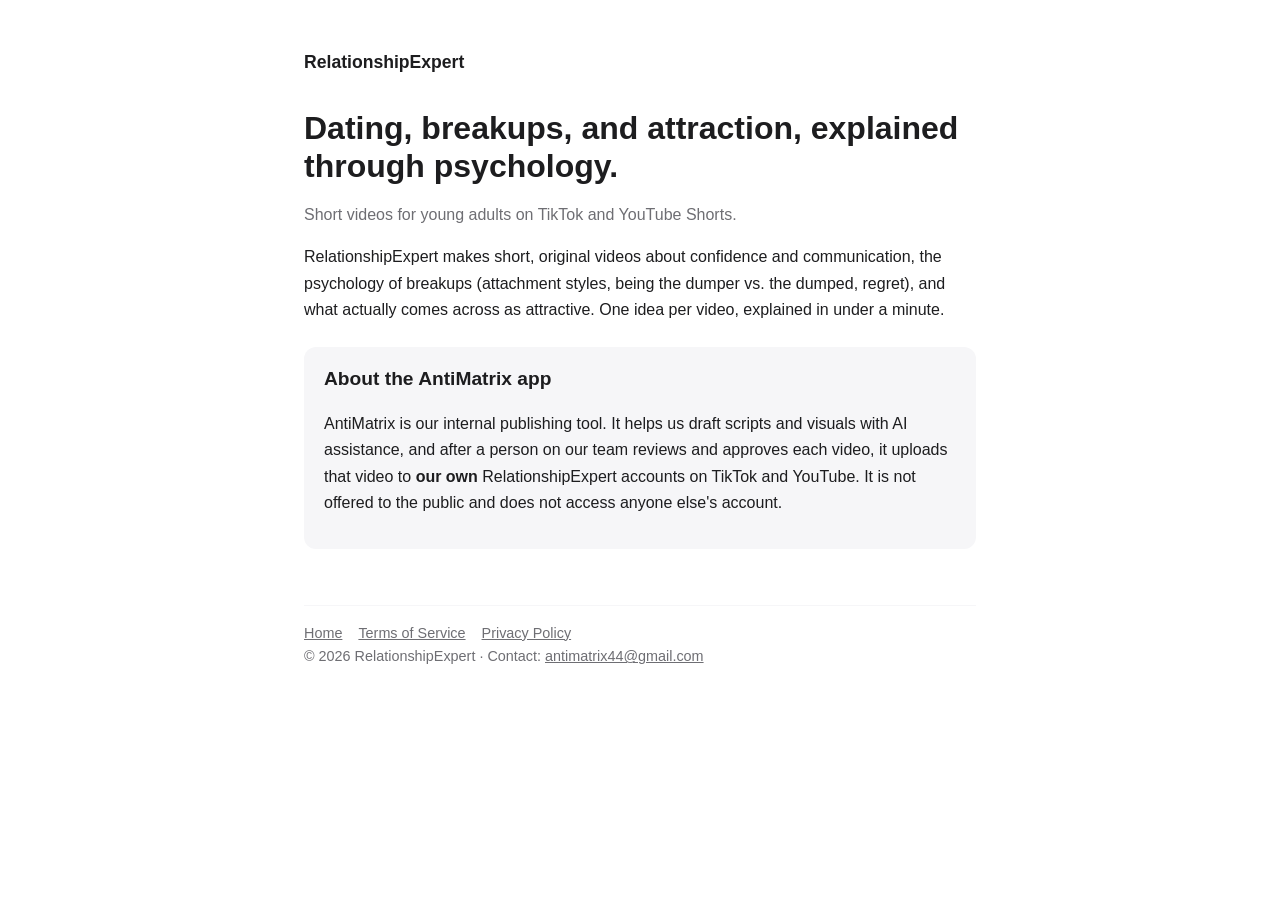
<file: index.html>
<!doctype html>
<html lang="en">
<head>
  <meta charset="utf-8">
  <meta name="viewport" content="width=device-width, initial-scale=1">
  <title>RelationshipExpert</title>
  <meta name="description" content="RelationshipExpert: short videos on dating, breakups, and attraction, explained through psychology.">
  <link rel="stylesheet" href="./style.css">
</head>
<body>
<main>
  <header><a href="./">RelationshipExpert</a></header>
  <h1>Dating, breakups, and attraction, explained through psychology.</h1>
  <p class="muted">Short videos for young adults on TikTok and YouTube Shorts.</p>
  <p>RelationshipExpert makes short, original videos about confidence and communication, the
  psychology of breakups (attachment styles, being the dumper vs. the dumped, regret), and what
  actually comes across as attractive. One idea per video, explained in under a minute.</p>

  <div class="card">
    <h2 style="margin-top:0">About the AntiMatrix app</h2>
    <p>AntiMatrix is our internal publishing tool. It helps us draft scripts and visuals with AI
    assistance, and after a person on our team reviews and approves each video, it uploads that
    video to <strong>our own</strong> RelationshipExpert accounts on TikTok and YouTube. It is not
    offered to the public and does not access anyone else's account.</p>
  </div>
  <footer>
    <a href="./">Home</a><a href="./terms.html">Terms of Service</a><a href="./privacy.html">Privacy Policy</a>
    <br>© 2026 RelationshipExpert · Contact: <a href="mailto:antimatrix44@gmail.com">antimatrix44@gmail.com</a>
  </footer>
</main>
</body>
</html>
</file>
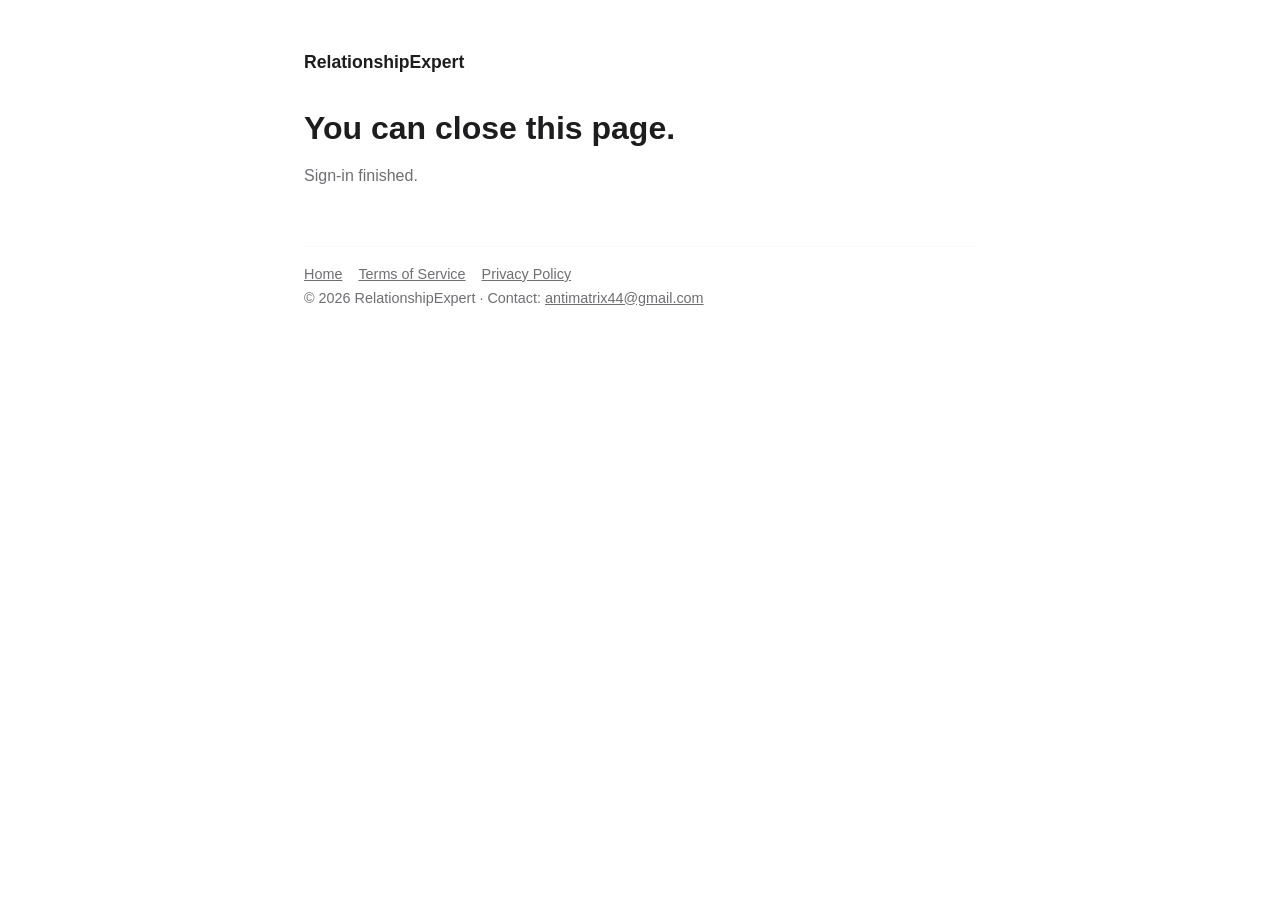
<file: callback/index.html>
<!doctype html>
<html lang="en">
<head>
  <meta charset="utf-8">
  <meta name="viewport" content="width=device-width, initial-scale=1">
  <title>Signed in · RelationshipExpert</title>
  <meta name="description" content="RelationshipExpert: short videos on dating, breakups, and attraction, explained through psychology.">
  <link rel="stylesheet" href="../style.css">
</head>
<body>
<main>
  <header><a href="../">RelationshipExpert</a></header>
  <h1>You can close this page.</h1>
  <p id="msg" class="muted">Sign-in finished.</p>
  <div id="copy" class="card" hidden>
    <p style="margin-top:0">If the terminal is asking for it, copy the full URL below and paste it there:</p>
    <textarea id="url" readonly></textarea>
    <button id="btn" type="button">Copy URL</button>
  </div>
  <script>
    var q = new URLSearchParams(location.search);
    if (q.get("error")) {
      document.getElementById("msg").textContent =
        "Sign-in failed: " + (q.get("error_description") || q.get("error"));
    } else if (q.get("code")) {
      var box = document.getElementById("url");
      box.value = location.href;
      document.getElementById("copy").hidden = false;
      document.getElementById("btn").onclick = function () {
        box.select();
        (navigator.clipboard ? navigator.clipboard.writeText(location.href) : Promise.reject())
          .catch(function () { document.execCommand("copy"); });
        this.textContent = "Copied";
      };
    }
  </script>
  <footer>
    <a href="../">Home</a><a href="../terms.html">Terms of Service</a><a href="../privacy.html">Privacy Policy</a>
    <br>© 2026 RelationshipExpert · Contact: <a href="mailto:antimatrix44@gmail.com">antimatrix44@gmail.com</a>
  </footer>
</main>
</body>
</html>
</file>
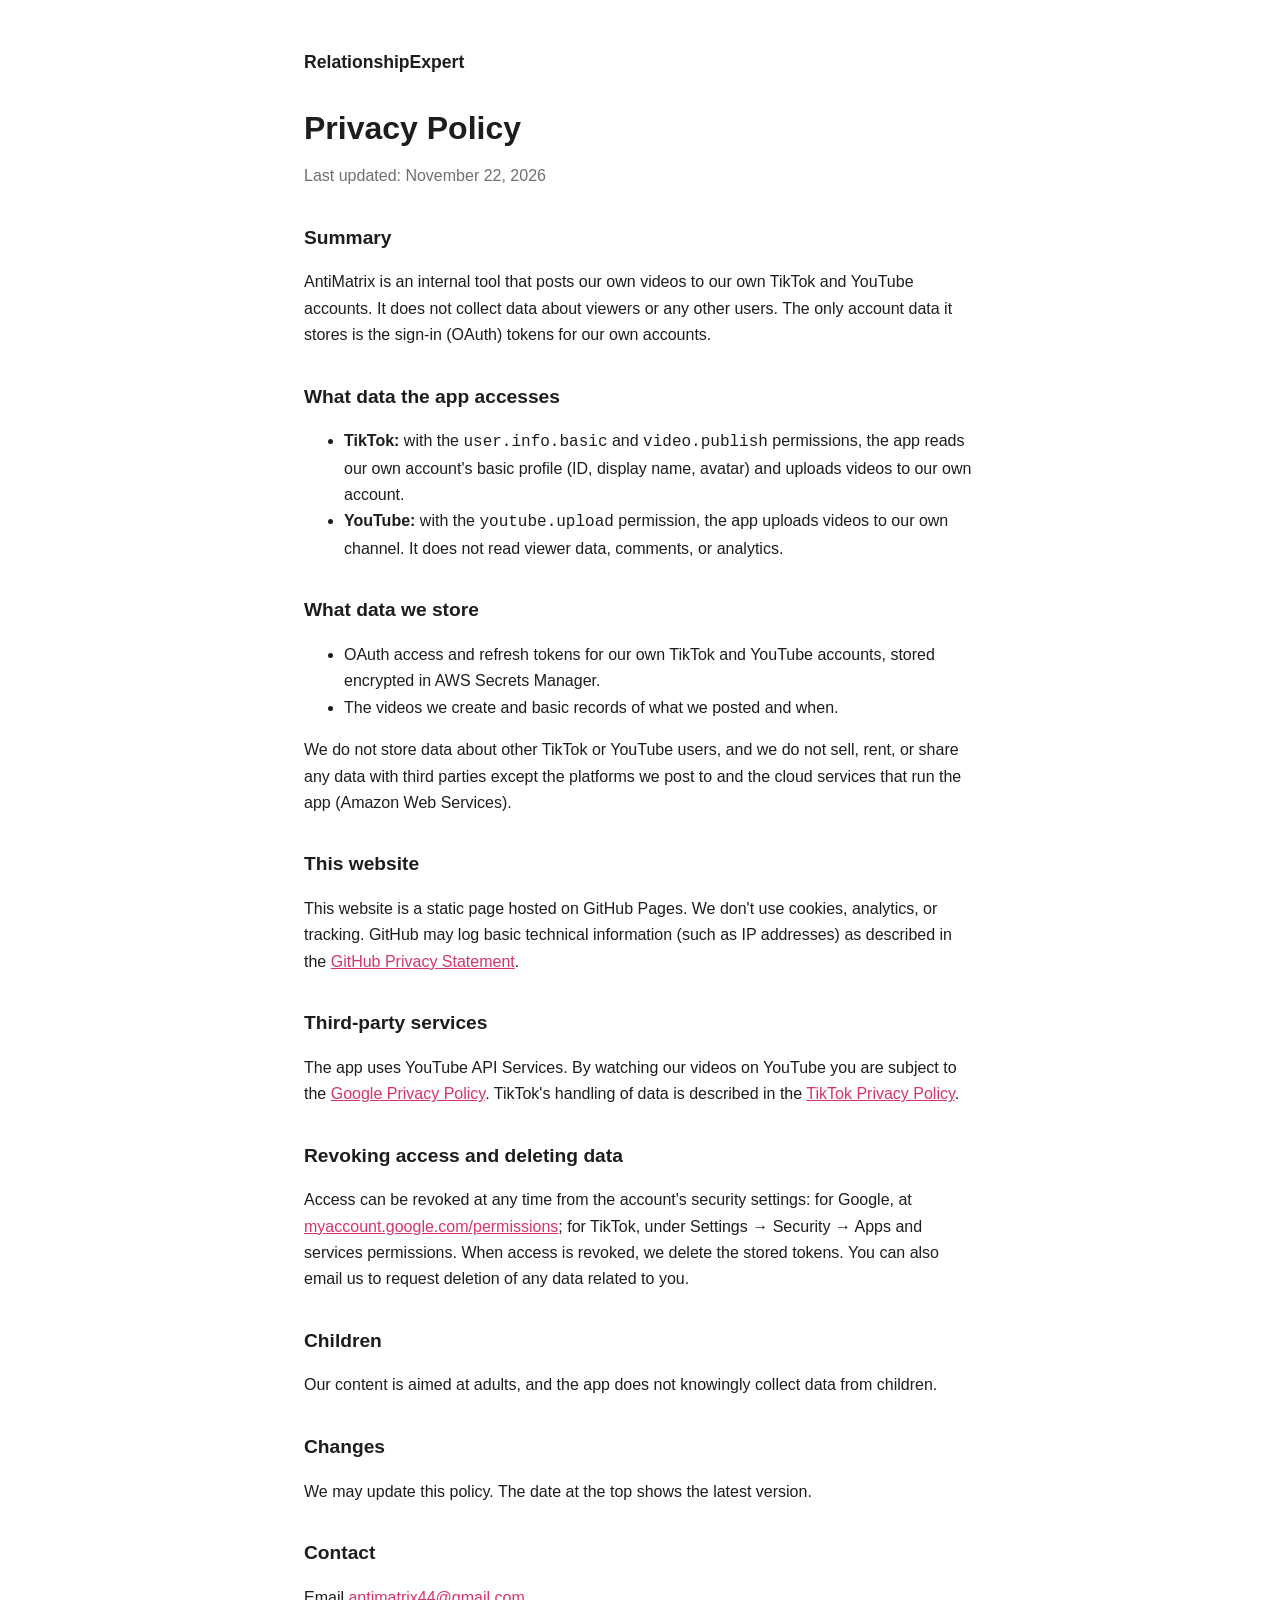
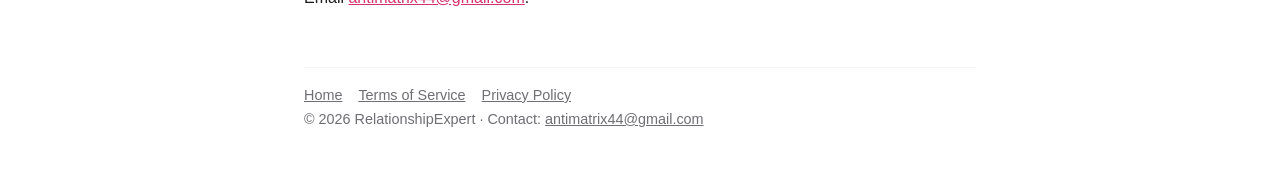
<file: privacy.html>
<!doctype html>
<html lang="en">
<head>
  <meta charset="utf-8">
  <meta name="viewport" content="width=device-width, initial-scale=1">
  <title>Privacy Policy · RelationshipExpert</title>
  <meta name="description" content="RelationshipExpert: short videos on dating, breakups, and attraction, explained through psychology.">
  <link rel="stylesheet" href="./style.css">
</head>
<body>
<main>
  <header><a href="./">RelationshipExpert</a></header>
  <h1>Privacy Policy</h1>
  <p class="muted">Last updated: November 22, 2026</p>

  <h2>Summary</h2>
  <p>AntiMatrix is an internal tool that posts our own videos to our own TikTok and YouTube
  accounts. It does not collect data about viewers or any other users. The only account data it
  stores is the sign-in (OAuth) tokens for our own accounts.</p>

  <h2>What data the app accesses</h2>
  <ul>
    <li><strong>TikTok:</strong> with the <code>user.info.basic</code> and
    <code>video.publish</code> permissions, the app reads our own account's basic profile (ID,
    display name, avatar) and uploads videos to our own account.</li>
    <li><strong>YouTube:</strong> with the <code>youtube.upload</code> permission, the app uploads
    videos to our own channel. It does not read viewer data, comments, or analytics.</li>
  </ul>

  <h2>What data we store</h2>
  <ul>
    <li>OAuth access and refresh tokens for our own TikTok and YouTube accounts, stored encrypted
    in AWS Secrets Manager.</li>
    <li>The videos we create and basic records of what we posted and when.</li>
  </ul>
  <p>We do not store data about other TikTok or YouTube users, and we do not sell, rent, or share
  any data with third parties except the platforms we post to and the cloud services that run the
  app (Amazon Web Services).</p>

  <h2>This website</h2>
  <p>This website is a static page hosted on GitHub Pages. We don't use cookies, analytics, or
  tracking. GitHub may log basic technical information (such as IP addresses) as described in the
  <a href="https://docs.github.com/en/site-policy/privacy-policies/github-general-privacy-statement">GitHub Privacy Statement</a>.</p>

  <h2>Third-party services</h2>
  <p>The app uses YouTube API Services. By watching our videos on YouTube you are subject to the
  <a href="https://policies.google.com/privacy">Google Privacy Policy</a>. TikTok's handling of
  data is described in the <a href="https://www.tiktok.com/legal/privacy-policy">TikTok Privacy
  Policy</a>.</p>

  <h2>Revoking access and deleting data</h2>
  <p>Access can be revoked at any time from the account's security settings: for Google, at
  <a href="https://myaccount.google.com/permissions">myaccount.google.com/permissions</a>; for
  TikTok, under Settings → Security → Apps and services permissions. When access is revoked, we
  delete the stored tokens. You can also email us to request deletion of any data related to
  you.</p>

  <h2>Children</h2>
  <p>Our content is aimed at adults, and the app does not knowingly collect data from children.</p>

  <h2>Changes</h2>
  <p>We may update this policy. The date at the top shows the latest version.</p>

  <h2>Contact</h2>
  <p>Email <a href="mailto:antimatrix44@gmail.com">antimatrix44@gmail.com</a>.</p>
  <footer>
    <a href="./">Home</a><a href="./terms.html">Terms of Service</a><a href="./privacy.html">Privacy Policy</a>
    <br>© 2026 RelationshipExpert · Contact: <a href="mailto:antimatrix44@gmail.com">antimatrix44@gmail.com</a>
  </footer>
</main>
</body>
</html>
</file>
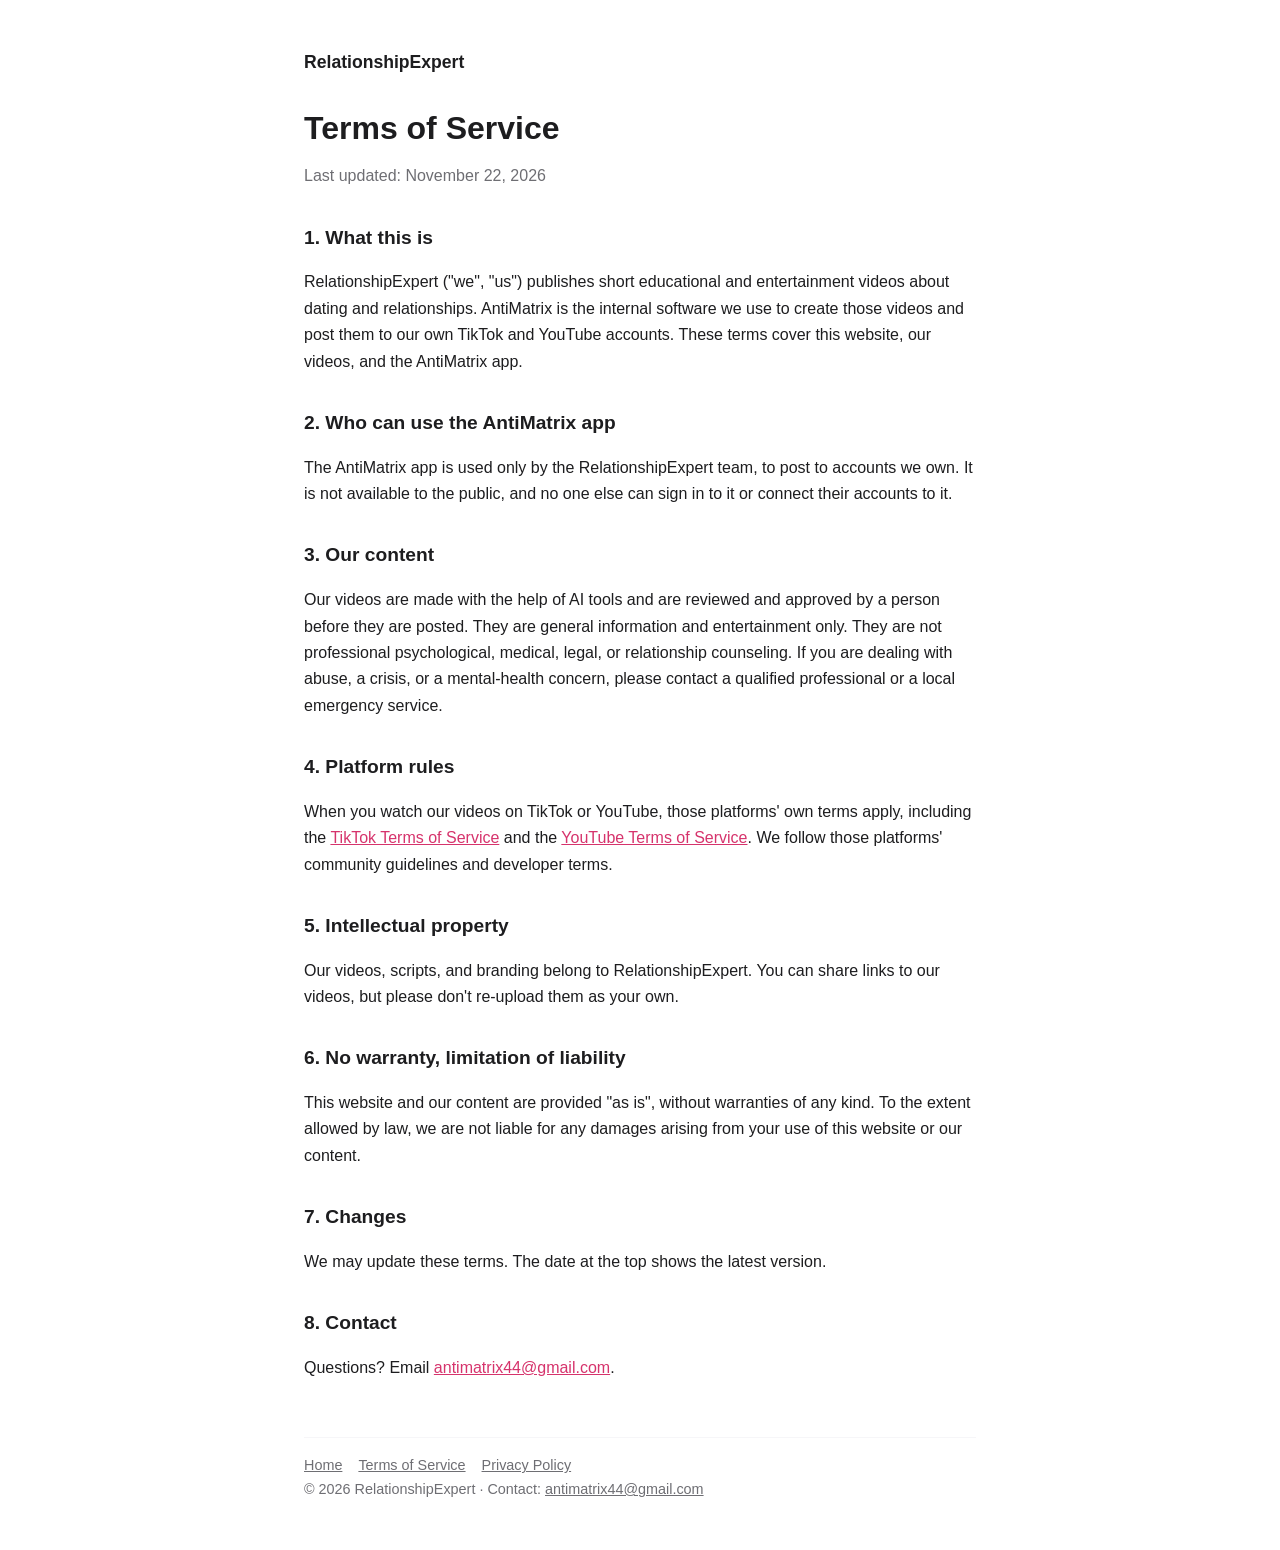
<file: terms.html>
<!doctype html>
<html lang="en">
<head>
  <meta charset="utf-8">
  <meta name="viewport" content="width=device-width, initial-scale=1">
  <title>Terms of Service · RelationshipExpert</title>
  <meta name="description" content="RelationshipExpert: short videos on dating, breakups, and attraction, explained through psychology.">
  <link rel="stylesheet" href="./style.css">
</head>
<body>
<main>
  <header><a href="./">RelationshipExpert</a></header>
  <h1>Terms of Service</h1>
  <p class="muted">Last updated: November 22, 2026</p>

  <h2>1. What this is</h2>
  <p>RelationshipExpert ("we", "us") publishes short educational and entertainment videos about
  dating and relationships. AntiMatrix is the internal software we use to create those videos and
  post them to our own TikTok and YouTube accounts. These terms cover this website, our videos,
  and the AntiMatrix app.</p>

  <h2>2. Who can use the AntiMatrix app</h2>
  <p>The AntiMatrix app is used only by the RelationshipExpert team, to post to accounts we own.
  It is not available to the public, and no one else can sign in to it or connect their accounts
  to it.</p>

  <h2>3. Our content</h2>
  <p>Our videos are made with the help of AI tools and are reviewed and approved by a person before
  they are posted. They are general information and entertainment only. They are not professional
  psychological, medical, legal, or relationship counseling. If you are dealing with abuse, a
  crisis, or a mental-health concern, please contact a qualified professional or a local
  emergency service.</p>

  <h2>4. Platform rules</h2>
  <p>When you watch our videos on TikTok or YouTube, those platforms' own terms apply, including the
  <a href="https://www.tiktok.com/legal/terms-of-service">TikTok Terms of Service</a> and the
  <a href="https://www.youtube.com/t/terms">YouTube Terms of Service</a>. We follow those
  platforms' community guidelines and developer terms.</p>

  <h2>5. Intellectual property</h2>
  <p>Our videos, scripts, and branding belong to RelationshipExpert. You can share links to our
  videos, but please don't re-upload them as your own.</p>

  <h2>6. No warranty, limitation of liability</h2>
  <p>This website and our content are provided "as is", without warranties of any kind. To the
  extent allowed by law, we are not liable for any damages arising from your use of this website
  or our content.</p>

  <h2>7. Changes</h2>
  <p>We may update these terms. The date at the top shows the latest version.</p>

  <h2>8. Contact</h2>
  <p>Questions? Email <a href="mailto:antimatrix44@gmail.com">antimatrix44@gmail.com</a>.</p>
  <footer>
    <a href="./">Home</a><a href="./terms.html">Terms of Service</a><a href="./privacy.html">Privacy Policy</a>
    <br>© 2026 RelationshipExpert · Contact: <a href="mailto:antimatrix44@gmail.com">antimatrix44@gmail.com</a>
  </footer>
</main>
</body>
</html>
</file>
<file: style.css>
:root { --fg:#1d1d1f; --muted:#6e6e73; --accent:#d6336c; --bg:#fff; --card:#f6f6f8; }
@media (prefers-color-scheme: dark) { :root { --fg:#f2f2f2; --muted:#a1a1a6; --bg:#111; --card:#1c1c1e; } }
* { box-sizing: border-box; }
body { margin:0; font:16px/1.65 -apple-system,BlinkMacSystemFont,"Segoe UI",Roboto,sans-serif; color:var(--fg); background:var(--bg); }
main { max-width: 720px; margin: 0 auto; padding: 48px 24px; }
header a { color: var(--fg); text-decoration: none; font-weight: 700; font-size: 1.1rem; }
h1 { font-size: 2rem; line-height: 1.2; margin: 32px 0 8px; }
h2 { font-size: 1.2rem; margin-top: 32px; }
.muted { color: var(--muted); }
a { color: var(--accent); }
.card { background: var(--card); border-radius: 12px; padding: 16px 20px; margin: 24px 0; }
footer { margin-top: 56px; padding-top: 16px; border-top: 1px solid var(--card); font-size: .9rem; color: var(--muted); }
footer a { color: var(--muted); margin-right: 16px; }
code, textarea { font-family: ui-monospace, Menlo, monospace; }
textarea { width: 100%; min-height: 110px; padding: 10px; border-radius: 8px; border: 1px solid var(--muted); background: var(--bg); color: var(--fg); font-size: .85rem; }
button { margin-top: 8px; padding: 8px 16px; border: 0; border-radius: 8px; background: var(--accent); color: #fff; font-size: 1rem; cursor: pointer; }
</file>
